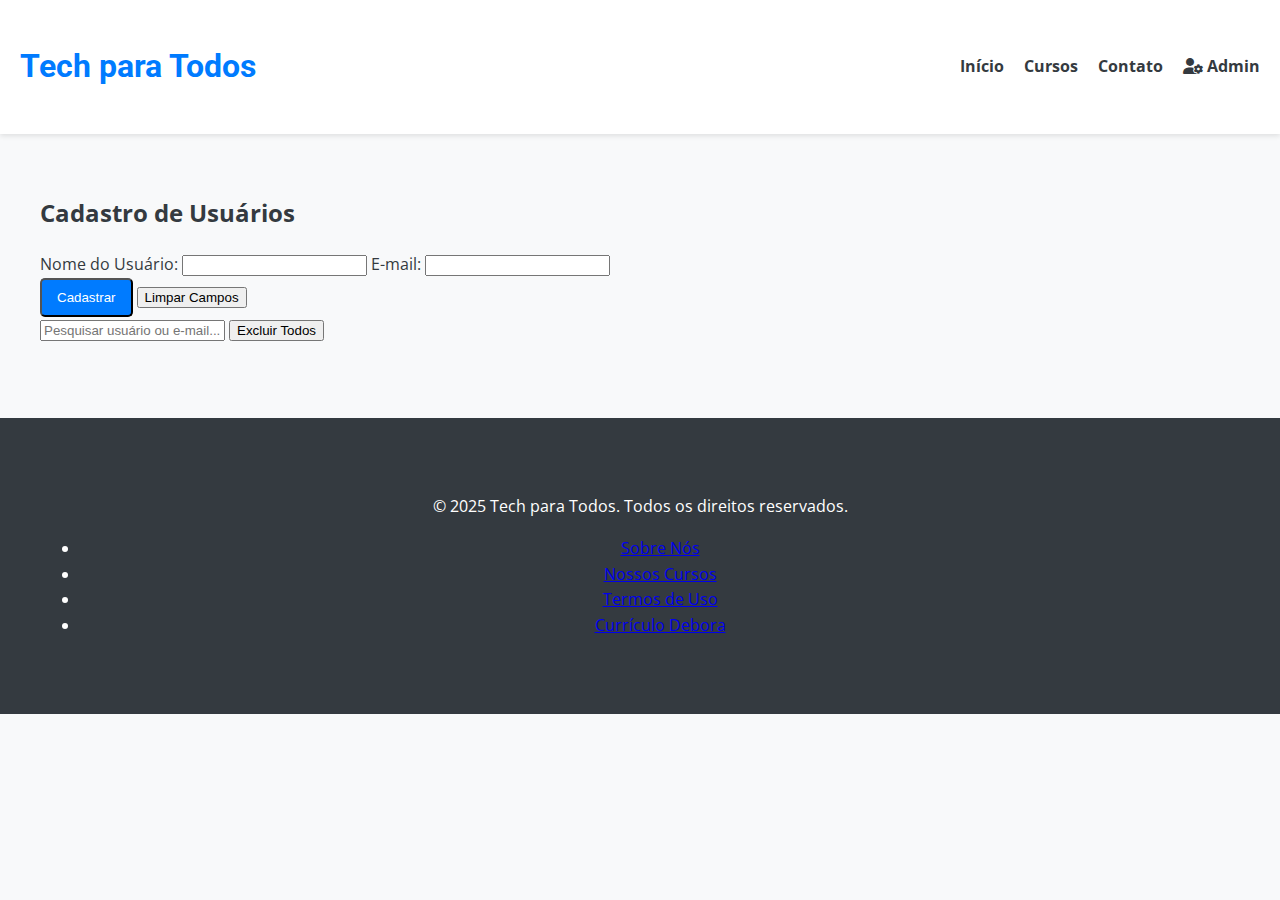
<file: admin.html>
<!DOCTYPE html>
<html lang="pt-br">
<head>
    <meta charset="UTF-8">
    <meta name="viewport" content="width=device-width, initial-scale=1.0">
    <title>Admin - Tech para Todos</title>
    <link rel="stylesheet" href="style.css">
    <link rel="preconnect" href="https://fonts.googleapis.com">
    <link rel="preconnect" href="https://fonts.gstatic.com" crossorigin>
    <link href="https://fonts.googleapis.com/css2?family=Roboto:wght@400;700&family=Open+Sans:wght@400;700&display=swap" rel="stylesheet">
    <link rel="stylesheet" href="https://cdnjs.cloudflare.com/ajax/libs/font-awesome/6.0.0-beta3/css/all.min.css" crossorigin="anonymous" referrerpolicy="no-referrer" />
</head>
<body>
    <header class="main-header">
        <h1 class="logo">Tech para Todos</h1>
        <nav class="main-nav">
            <ul>
                <li><a href="index.html" class="nav-link">Início</a></li>
                <li><a href="pricipal.html#cursos" class="nav-link">Cursos</a></li>
                <li><a href="pricipal.html#contato" class="nav-link">Contato</a></li>
                <li><a href="admin.html" class="nav-link active"><i class="fas fa-user-cog"></i> Admin</a></li>
            </ul>
        </nav>
    </header>
    <main class="container">
        <section class="admin-section">
            <h2>Cadastro de Usuários</h2>
            <form id="userForm" autocomplete="off">
                <label for="nome">Nome do Usuário:</label>
                <input type="text" id="nome" name="nome" required>
                <label for="email">E-mail:</label>
                <input type="email" id="email" name="email" required>
                <div class="admin-btns">
                    <button type="submit" class="botao-destaque">Cadastrar</button>
                    <button type="button" id="limparCampos" class="btn-secondary">Limpar Campos</button>
                </div>
            </form>
            <div class="admin-actions">
                <input type="text" id="pesquisa" placeholder="Pesquisar usuário ou e-mail...">
                <button type="button" id="limparLista" class="btn-secondary">Excluir Todos</button>
            </div>
            <ul id="listaUsuarios" class="lista-usuarios"></ul>
        </section>
    </main>
    <footer class="main-footer">
        <div class="container footer-content">
            <p>&copy; 2025 Tech para Todos. Todos os direitos reservados.</p>
            <nav class="footer-nav">
                <ul>
                    <li><a href="#sobre" class="footer-link">Sobre Nós</a></li>
                    <li><a href="pricipal.html#cursos" class="footer-link">Nossos Cursos</a></li>
                    <li><a href="#" class="footer-link">Termos de Uso</a></li>
                    <li><a href="https://deborabat.github.io/curriculo_debora.html" target="_blank" class="footer-link">Currículo Debora</a></li>
                </ul>
            </nav>
        </div>
    </footer>
    <script src="admin.js"></script>
</body>
</html>
</file>
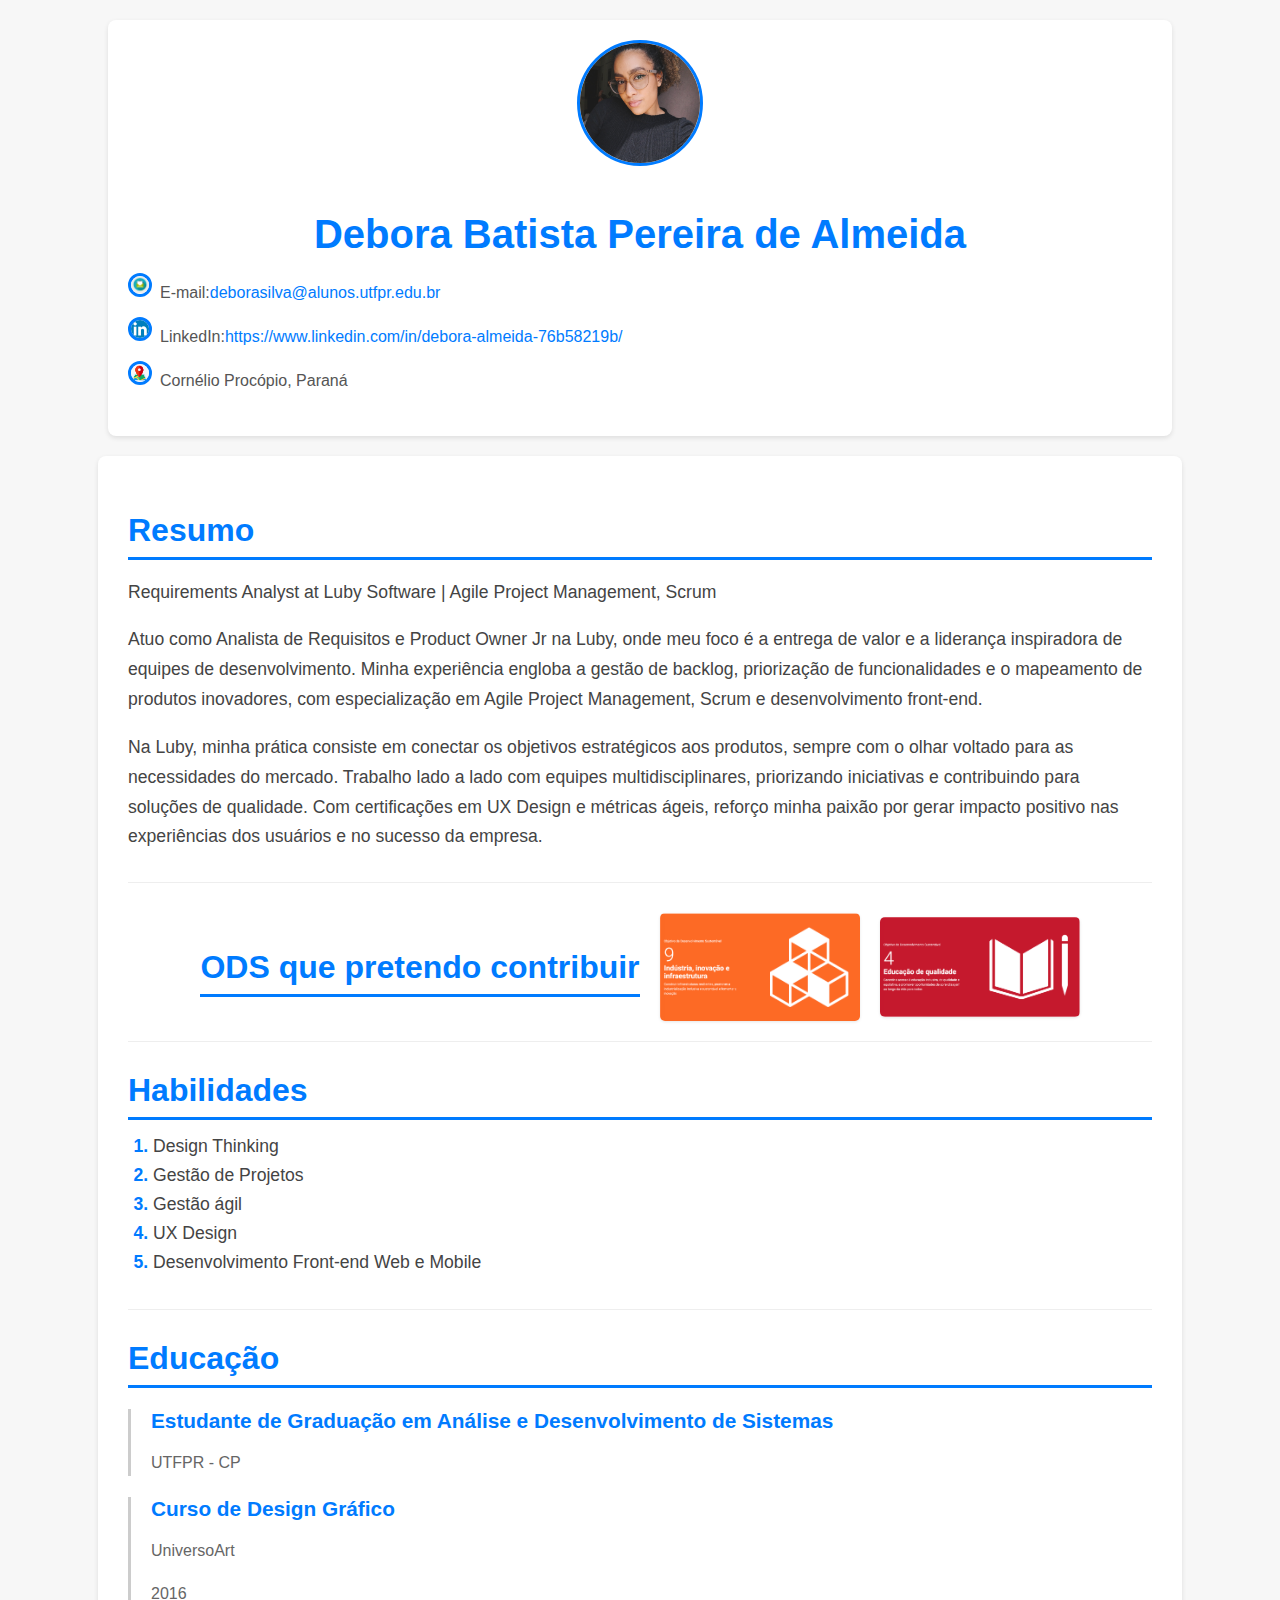
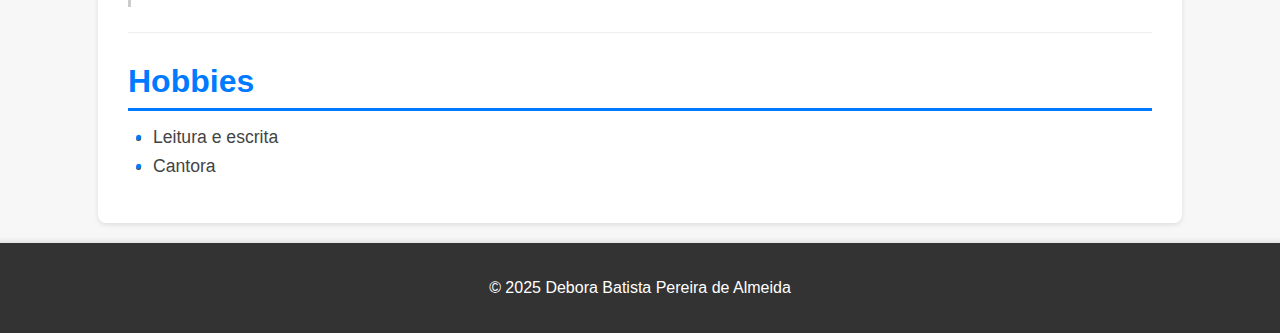
<file: cv.html>
<!DOCTYPE html>
<html lang="pt-br">
<head>
    <meta charset="UTF-8">
    <meta name="viewport" content="width=device-width, initial-scale=1.0">
    <title>Debora Batista Pereira de Almeida</title>
    <style>
        body {
            font-family: 'Segoe UI', Tahoma, Geneva, Verdana, sans-serif;
            background-color: #f7f7f7;
            color: #333;
            margin: 0;
            padding: 0;
            display: flex;
            flex-direction: column;
            align-items: center;
        }

        header {
            background-color: #fff;
            color: #007bff;
            padding: 20px;
            text-align: center;
            box-shadow: 0 2px 5px rgba(0, 0, 0, 0.1);
            width: 80%;
            margin-top: 20px;
            border-radius: 8px;
        }

        header h1 {
            margin-bottom: 10px;
            font-size: 2.5em;
        }

        header img {
            width: 120px;
            height: 120px;
            border-radius: 50%;
            object-fit: cover;
            margin-bottom: 15px;
            border: 3px solid #007bff;
        }

        header p {
            font-size: 1em;
            line-height: 1.6;
            color: #555;
        }

        .info-com-icone {
            display: flex;
            align-items: center;
            margin-bottom: 5px;
        }

        .info-com-icone img {
            margin-right: 8px;
            width: 18px;
            height: 18px;
        }

        main {
            background-color: #fff;
            padding: 30px;
            width: 80%;
            margin-top: 20px;
            border-radius: 8px;
            box-shadow: 0 2px 5px rgba(0, 0, 0, 0.1);
        }

        section {
            margin-bottom: 30px;
            padding-bottom: 20px;
            border-bottom: 1px solid #eee;
        }

        section:last-child {
            border-bottom: none;
            margin-bottom: 0;
            padding-bottom: 0;
        }

        section h2 {
            color: #007bff;
            font-size: 2em;
            margin-bottom: 15px;
            border-bottom: 3px solid #007bff;
            padding-bottom: 8px;
        }

        section p {
            font-size: 1.1em;
            line-height: 1.7;
            color: #444;
            margin-bottom: 10px;
        }

        section ol, section ul {
            padding-left: 25px;
        }

        section li {
            font-size: 1.1em;
            color: #444;
            margin-bottom: 8px;
        }

        section ol li::marker {
            color: #007bff;
            font-weight: bold;
        }

        section ul li::before {
            content: "\2022"; /* Bullet point */
            color: #007bff;
            font-weight: bold;
            display: inline-block;
            width: 1em;
            margin-left: -1em;
        }

        section article {
            margin-top: 15px;
            padding-left: 20px;
            border-left: 3px solid #ccc;
        }

        section article h3 {
            color: #007bff;
            font-size: 1.3em;
            margin-bottom: 5px;
        }

        section article p {
            font-size: 1em;
            color: #666;
            margin-bottom: 5px;
        }

        section.ods-que-pretendo-contribuir {
            display: flex;
            gap: 20px;
            align-items: center;
            justify-content: center;
        }

        section.ods-que-pretendo-contribuir img {
            max-width: 200px;
            border-radius: 5px;
            box-shadow: 0 1px 3px rgba(0, 0, 0, 0.1);
        }

        footer {
            text-align: center;
            padding: 20px;
            margin-top: 20px;
            background-color: #333;
            color: #fff;
            width: 100%;
            box-shadow: 0 -2px 5px rgba(0, 0, 0, 0.1);
        }
    </style>
</head>
<body>
    <header>
        <img src="./img/foto-de-perfil.jpg" alt="Foto de perfil de Debora Almeida">
        <h1>Debora Batista Pereira de Almeida</h1>
        <p>
            <span class="info-com-icone">
                <img src="./img/icone-email.png" alt="Ícone de e-mail">
                E-mail: <a href="mailto:deborasilva@alunos.utfpr.edu.br" style="color: #007bff; text-decoration: none;">deborasilva@alunos.utfpr.edu.br</a><br>
            </span>
            <span class="info-com-icone">
                <img src="./img/icone-linkedin.png" alt="Ícone do LinkedIn">
                LinkedIn: <a href="https://www.linkedin.com/in/debora-almeida-76b58219b/" target="_blank" style="color: #007bff; text-decoration: none;">https://www.linkedin.com/in/debora-almeida-76b58219b/</a><br>
            </span>
            <span class="info-com-icone">
                <img src="./img/icone-localizacao.png" alt="Ícone de localização">
                Cornélio Procópio, Paraná
            </span>
        </p>
    </header>

    <main>
        <section>
            <h2>Resumo</h2>
            <p>Requirements Analyst at Luby Software | Agile Project Management, Scrum</p>
            <p>Atuo como Analista de Requisitos e Product Owner Jr na Luby, onde meu foco é a entrega de valor e a liderança inspiradora de equipes de desenvolvimento. Minha experiência engloba a gestão de backlog, priorização de funcionalidades e o mapeamento de produtos inovadores, com especialização em Agile Project Management, Scrum e desenvolvimento front-end.</p>
            <p>Na Luby, minha prática consiste em conectar os objetivos estratégicos aos produtos, sempre com o olhar voltado para as necessidades do mercado. Trabalho lado a lado com equipes multidisciplinares, priorizando iniciativas e contribuindo para soluções de qualidade. Com certificações em UX Design e métricas ágeis, reforço minha paixão por gerar impacto positivo nas experiências dos usuários e no sucesso da empresa.</p>
        </section>

        <section class="ods-que-pretendo-contribuir">
            <h2>ODS que pretendo contribuir</h2>
            <img src="./img/ods_01.png" alt="ODS 4 - Educação de Qualidade">
            <img src="./img/ods_02.png" alt="ODS 8 - Trabalho Decente e Crescimento Econômico">
        </section>

        <section>
            <h2>Habilidades</h2>
            <ol>
                <li>Design Thinking</li>
                <li>Gestão de Projetos</li>
                <li>Gestão ágil</li>
                <li>UX Design</li>
                <li>Desenvolvimento Front-end Web e Mobile</li>
            </ol>
        </section>

        <section>
            <h2>Educação</h2>
            <article>
                <h3>Estudante de Graduação em Análise e Desenvolvimento de Sistemas</h3>
                <p>UTFPR - CP</p>
            </article>
            <article>
                <h3>Curso de Design Gráfico</h3>
                <p>UniversoArt</p>
                <p>2016</p>
            </article>
        </section>

        <section>
            <h2>Hobbies</h2>
            <ul>
                <li>Leitura e escrita</li>
                <li>Cantora</li>
            </ul>
        </section>
    </main>

    <footer>
        <p>&copy; 2025 Debora Batista Pereira de Almeida</p>
    </footer>
</body>
</html>
</file>
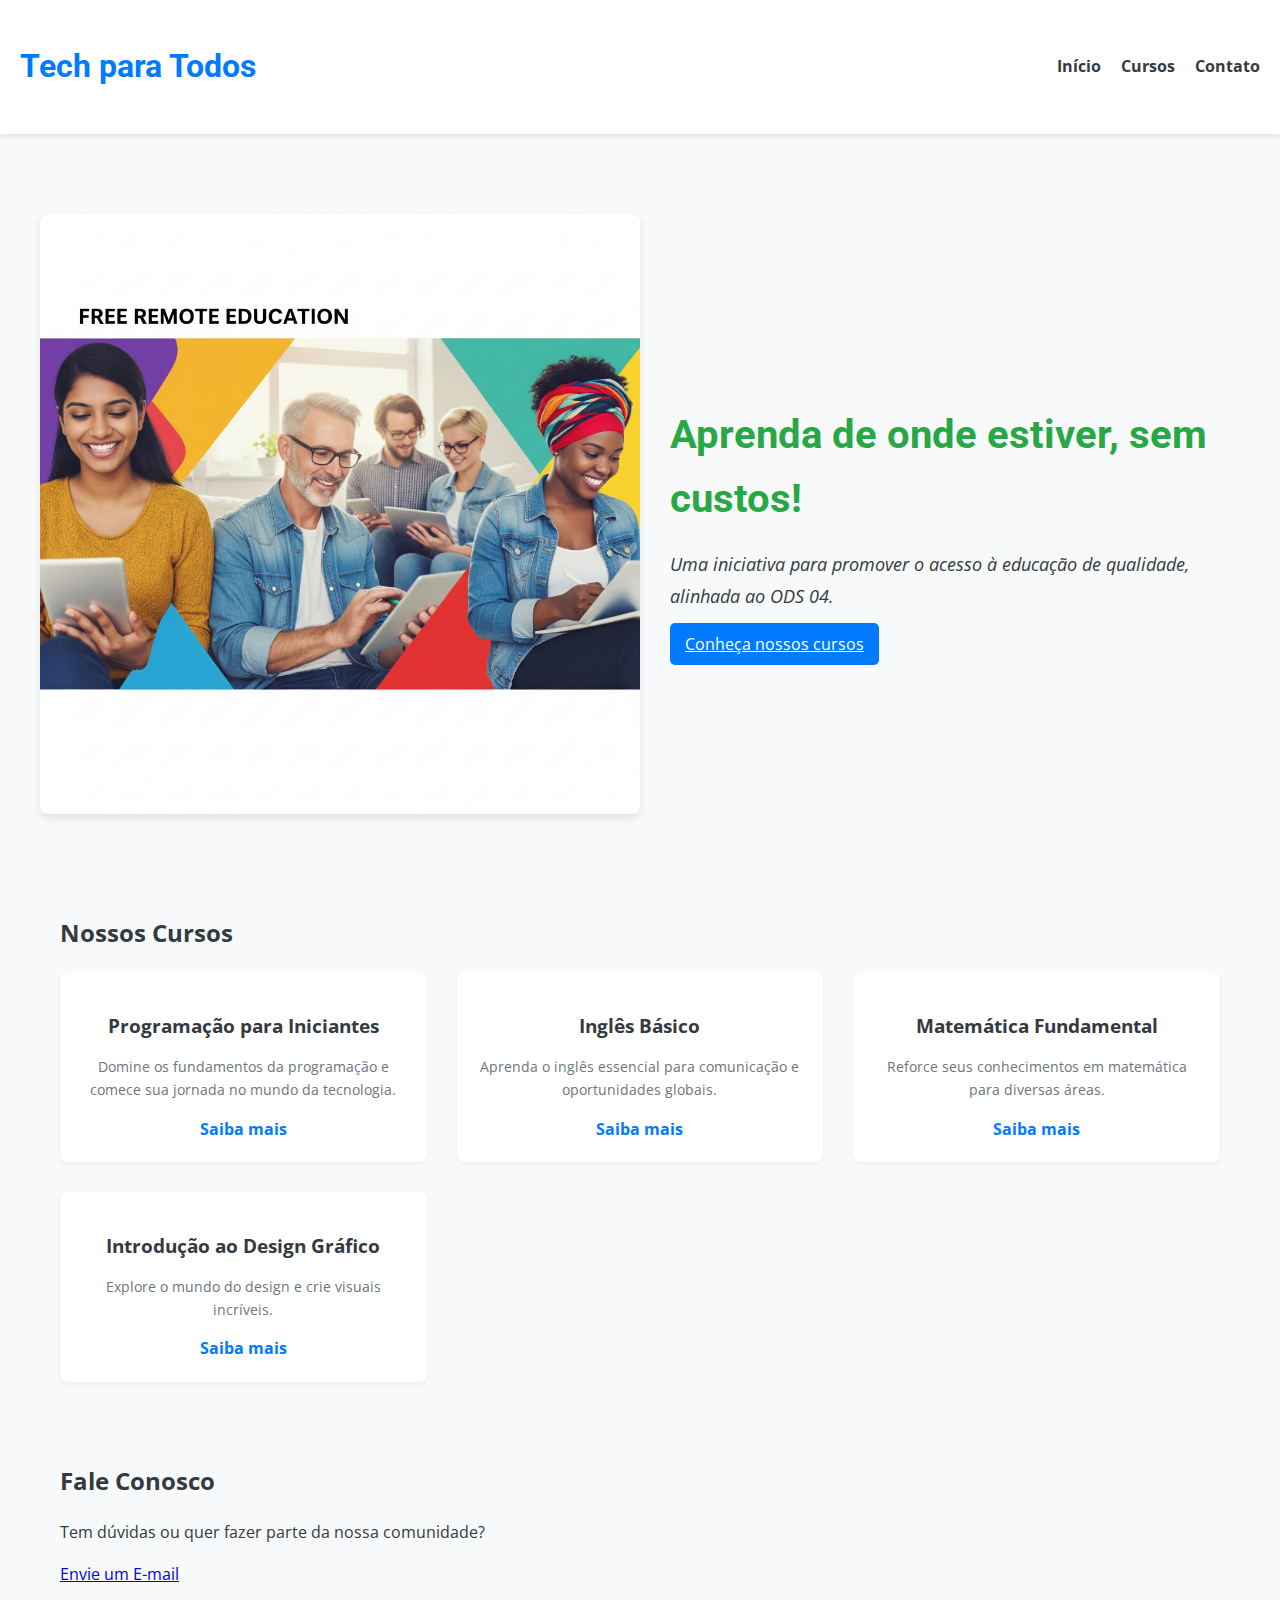
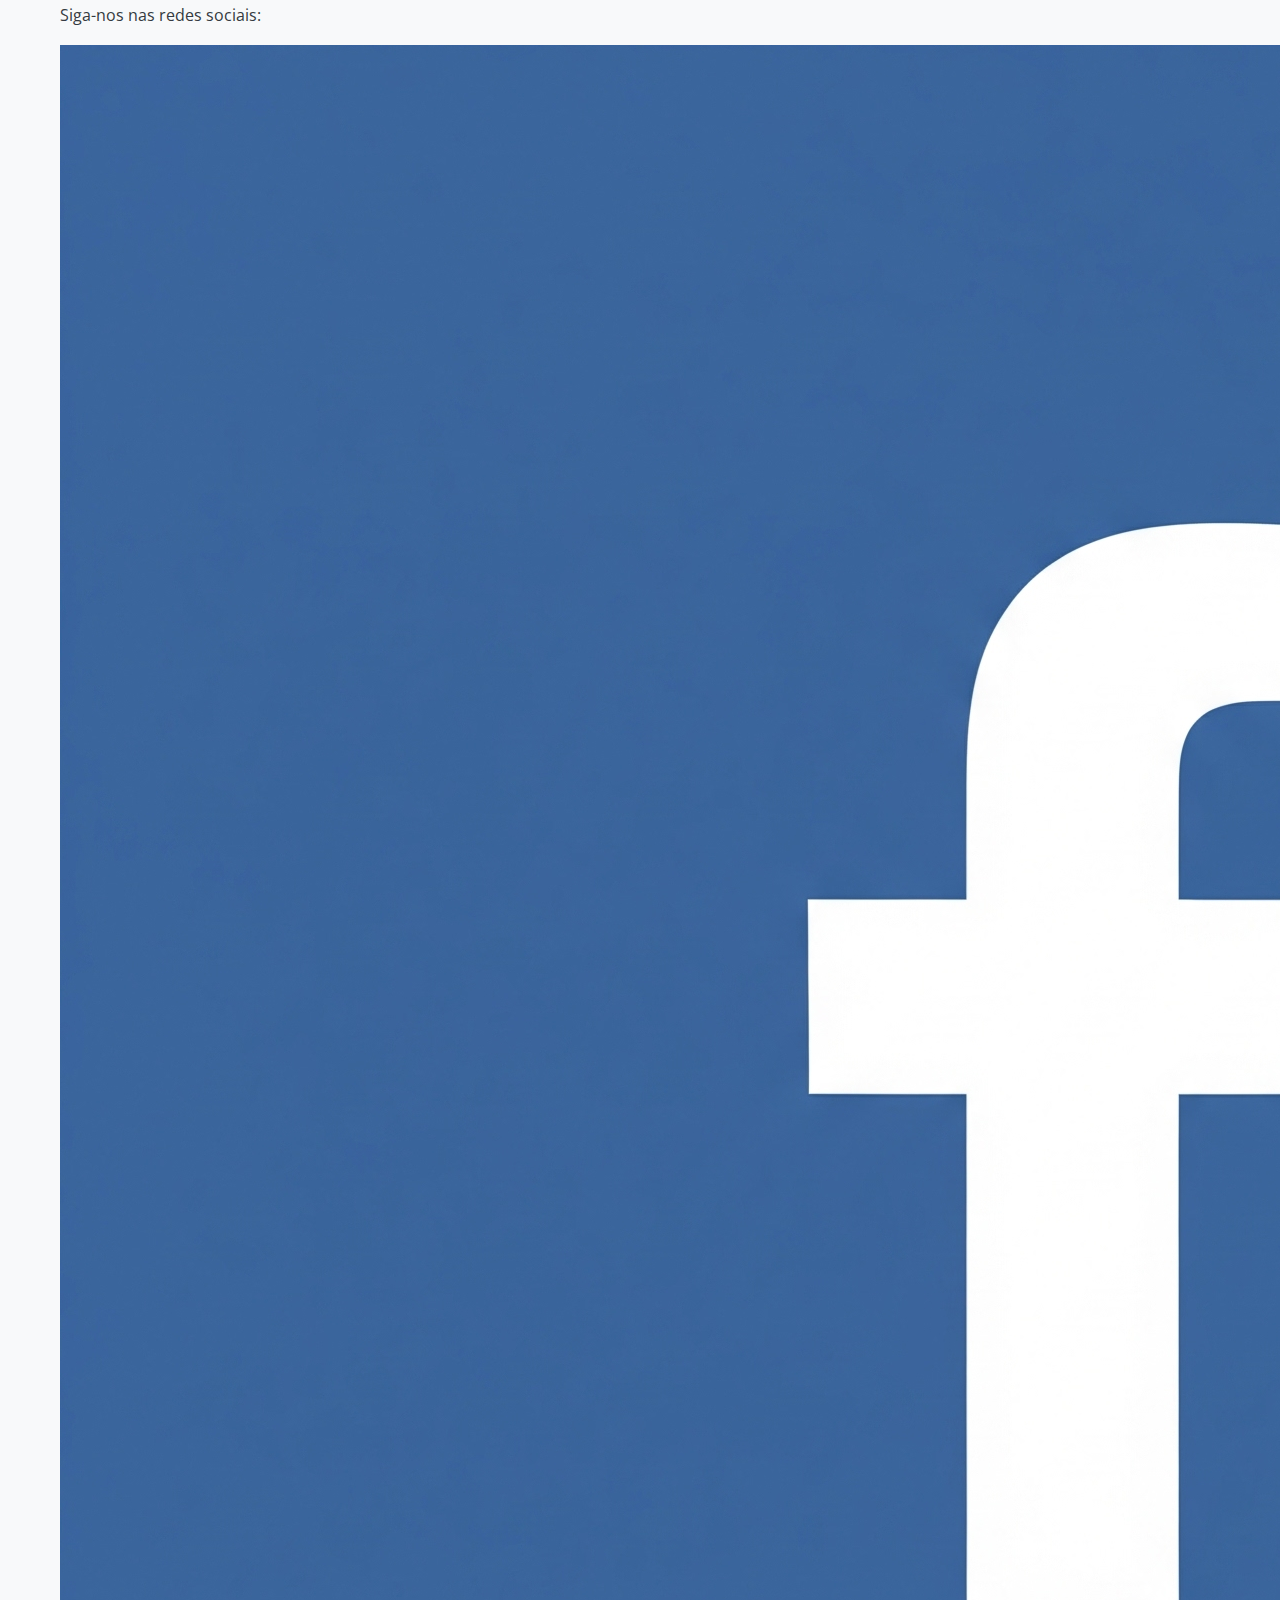
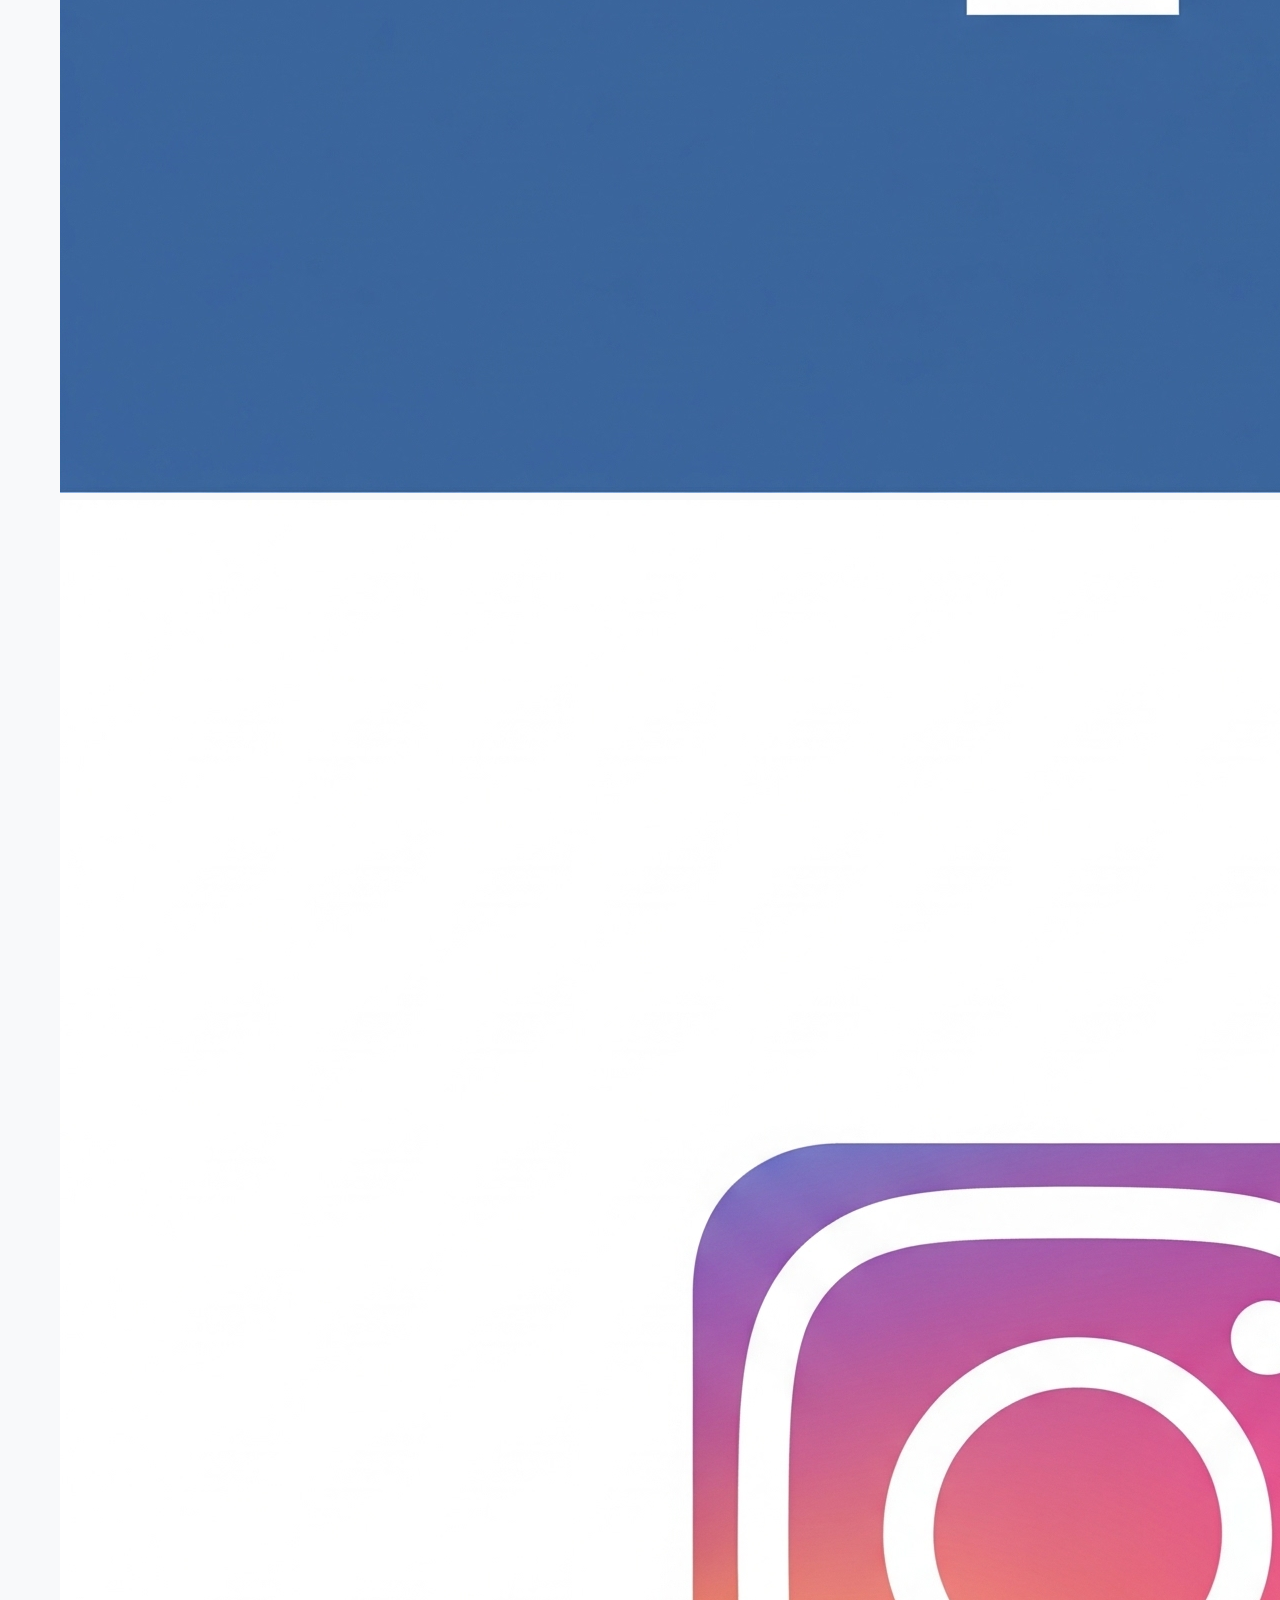
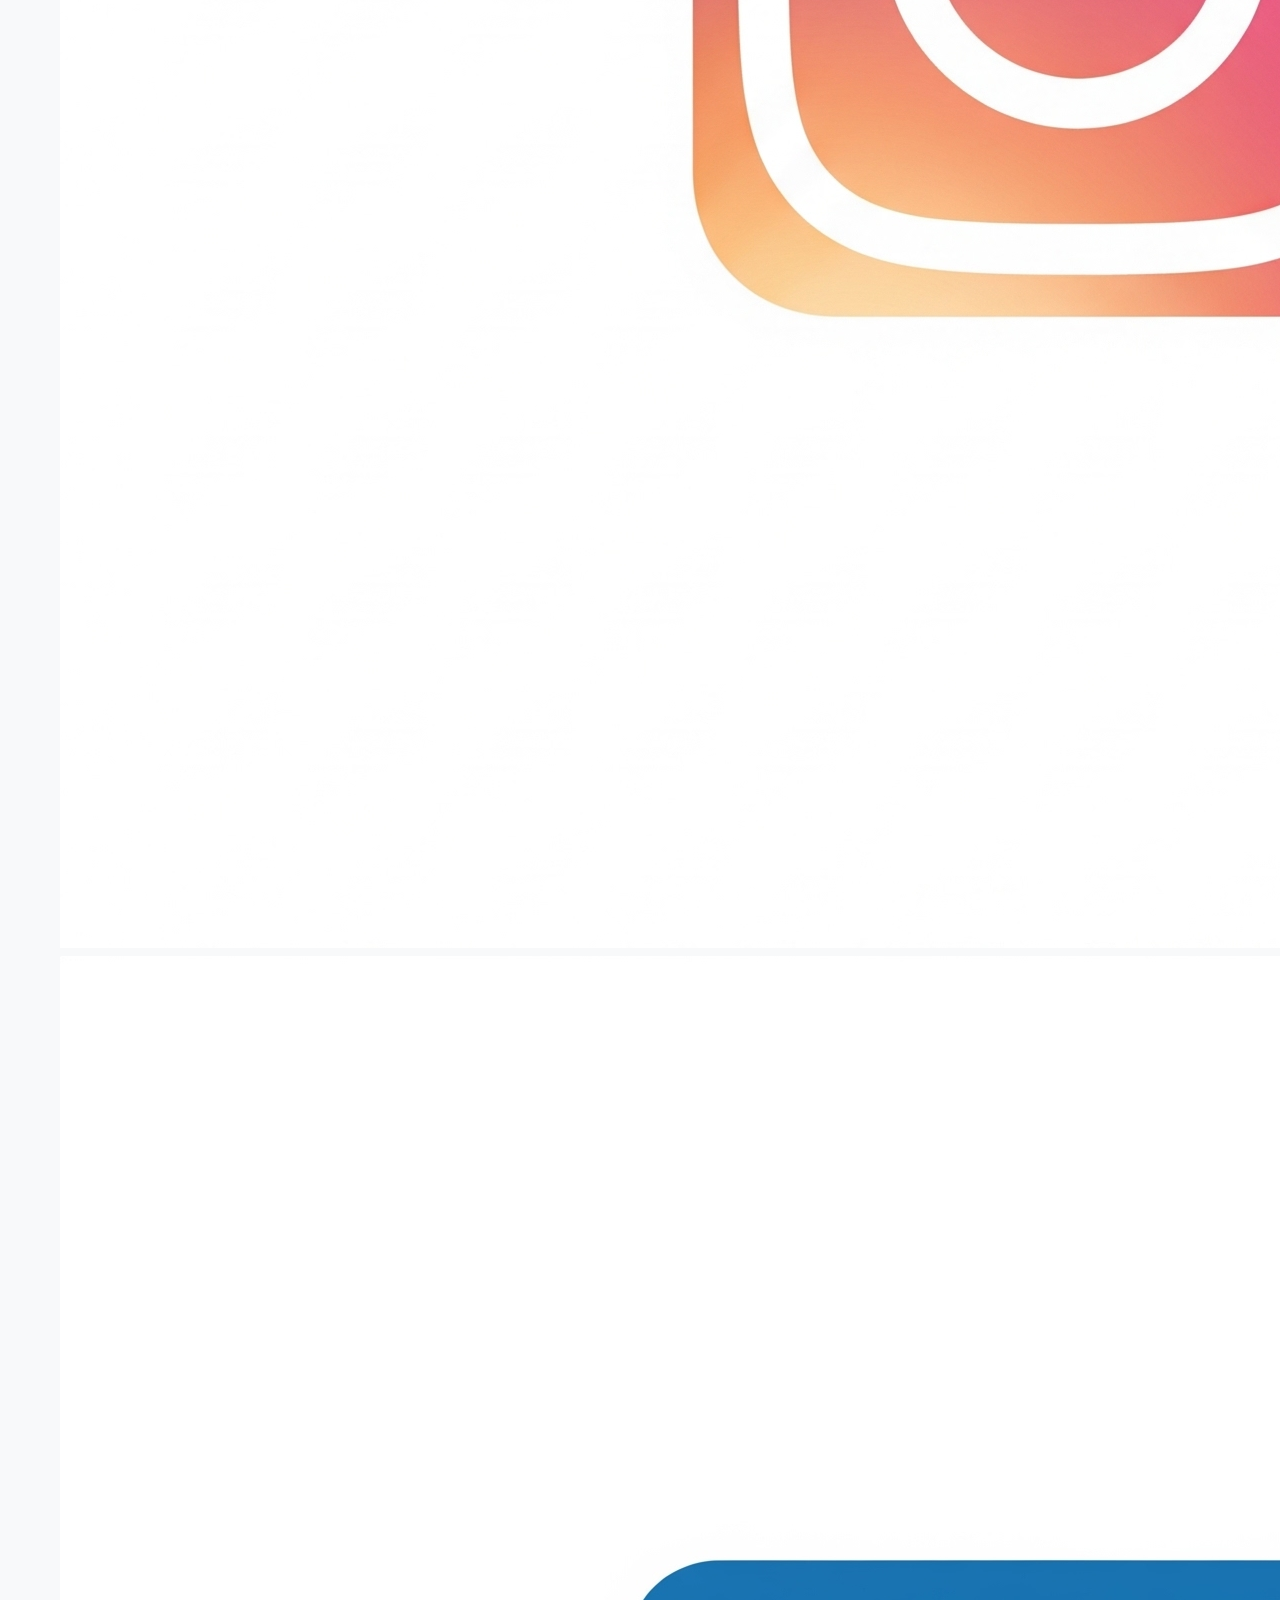
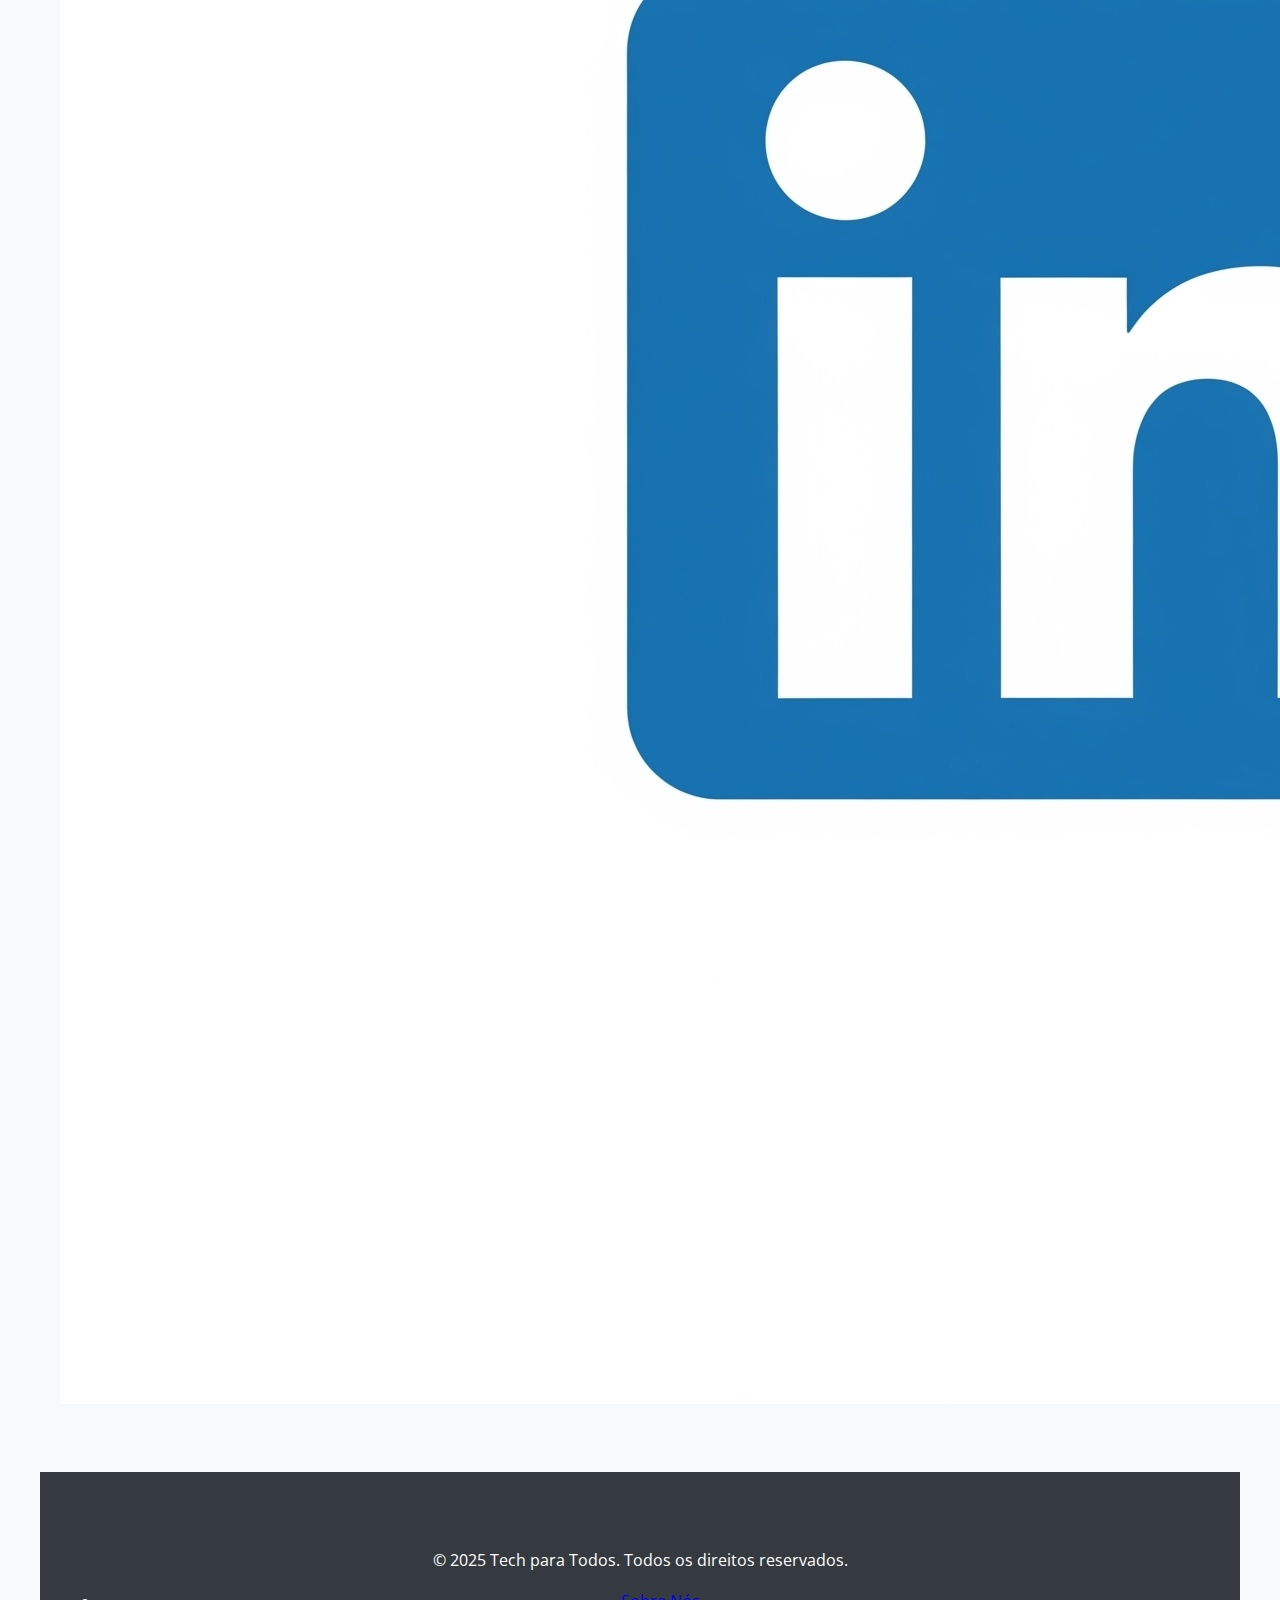
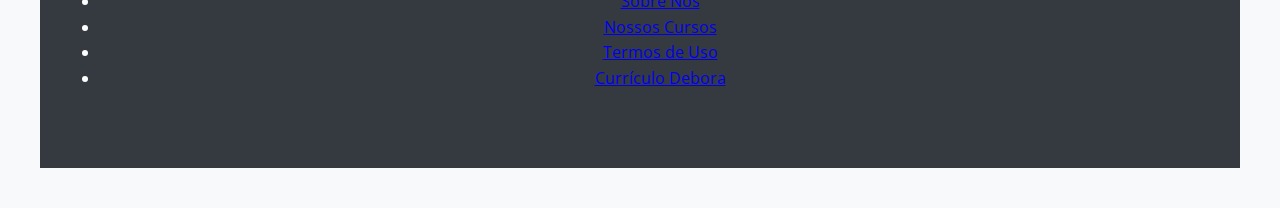
<file: pricipal.html>
<!DOCTYPE html>
<html lang="pt-br">
<head>
    <meta charset="UTF-8">
    <meta name="viewport" content="width=device-width, initial-scale=1.0">
    <title>Ensino Remoto Gratuito</title>
    <link rel="stylesheet" href="style.css">
    <link rel="preconnect" href="https://fonts.googleapis.com">
    <link rel="preconnect" href="https://fonts.gstatic.com" crossorigin>
    <link href="https://fonts.googleapis.com/css2?family=Roboto:wght@400;700&family=Open+Sans:wght@400;700&display=swap" rel="stylesheet">
    <link rel="stylesheet" href="https://cdnjs.cloudflare.com/ajax/libs/font-awesome/6.0.0-beta3/css/all.min.css" integrity="sha512-Fo3rlrZj/k7ujTnHg4CGR2D7kSs0v4LLanw2qksYuRlEzO+tcaEPQogQ0KaoGN26/zrn20ImR1DfuLWnOo7aBA==" crossorigin="anonymous" referrerpolicy="no-referrer" />
</head>
<body>
  <header class="main-header">
        <h1 class="logo">Tech para Todos</h1>
        <nav class="main-nav">
          <ul>
            <li><a href="index.html" class="nav-link">Início</a></li>
            <li><a href="#cursos" class="nav-link">Cursos</a></li>
            <li><a href="#contato" class="nav-link">Contato</a></li>
          </ul>
        </nav>
    </header>

    <main class="container">
        <section id="banner-principal">
            <img src="./img/banner_educaca.png" alt="Banner sobre ensino remoto gratuito" class="banner-img">
            <div class="texto-banner">
                <h2>Aprenda de onde estiver, sem custos!</h2>
                <p>Uma iniciativa para promover o acesso à educação de qualidade, alinhada ao ODS 04.</p>
                <a href="#cursos" class="botao-destaque">Conheça nossos cursos</a>
            </div>
        </section>

        <section id="cursos" class="courses-section container">
            <h2>Nossos Cursos</h2>
            <div class="lista-cursos">
                <div class="card-curso">
                    <i class="fas fa-code fa-3x icone-secao"></i>
                    <h3>Programação para Iniciantes</h3>
                    <p><span>Domine os fundamentos da programação e comece sua jornada no mundo da tecnologia.</span></p>
                    <a href="#" class="link-curso">Saiba mais</a>
                </div>
                <div class="card-curso">
                    <i class="fas fa-language fa-3x icone-secao"></i>
                    <h3>Inglês Básico</h3>
                    <p><span>Aprenda o inglês essencial para comunicação e oportunidades globais.</span></p>
                    <a href="#" class="link-curso">Saiba mais</a>
                </div>
                <div class="card-curso">
                    <i class="fas fa-chalkboard-teacher fa-3x icone-secao"></i>
                    <h3>Matemática Fundamental</h3>
                    <p><span>Reforce seus conhecimentos em matemática para diversas áreas.</span></p>
                    <a href="#" class="link-curso">Saiba mais</a>
                </div>
                <div class="card-curso">
                    <i class="fas fa-paint-brush fa-3x icone-secao"></i>
                    <h3>Introdução ao Design Gráfico</h3>
                    <p><span>Explore o mundo do design e crie visuais incríveis.</span></p>
                    <a href="#" class="link-curso">Saiba mais</a>
                </div>
            </div>
        </section>

        <section id="contato" class="contact-section">
          <div class="container">
              <h2 class="section-title">Fale Conosco</h2>
              <p>Tem dúvidas ou quer fazer parte da nossa comunidade?</p>
              <a href="mailto:contato@techparatodos.org" class="btn-primary">Envie um E-mail</a>
              <p>Siga-nos nas redes sociais:</p>
              <div class="social-links">
                  <a href="#" target="_blank"><img src="./img/facebook_icon.png" alt="Facebook" class="social-icon"></a>
                  <a href="#" target="_blank"><img src="./img/instagram_icon.png" alt="Instagram" class="social-icon"></a>
                  <a href="#" target="_blank"><img src="./img/linkedin_icon.png" alt="LinkedIn" class="social-icon"></a>
              </div>
          </div>
      </section>
        <footer class="main-footer">
          <div class="container footer-content">
              <p>&copy; 2025 Tech para Todos. Todos os direitos reservados.</p>
              <nav class="footer-nav">
                  <ul>
                      <li><a href="#sobre" class="footer-link">Sobre Nós</a></li>
                      <li><a href="#cursos" class="footer-link">Nossos Cursos</a></li>
                      <li><a href="#" class="footer-link">Termos de Uso</a></li>
                      <li><a href="https://deborabat.github.io/curriculo_debora.html" target="_blank" class="footer-link">Currículo Debora</a></li>
                  </ul>
              </nav>
          </div>
      </footer>
</body>
</html>
</file>
<file: style.css>
/* Estilos Gerais */
body {
  font-family: 'Open Sans', sans-serif; /* Fonte 1 */
  background-color: #f8f9fa; /* Cor de fundo */
  color: #343a40; /* Cor da fonte principal */
  margin: 0;
  padding: 0;
  line-height: 1.6;
}

.container {
  max-width: 1200px;
  margin: 20px auto;
  padding: 20px;
}

/* Estilos do Cabeçalho */
header {
  background-color: #fff;
  color: #007bff; /* Cor 1 */
  padding: 20px 0;
  display: flex;
  justify-content: space-between;
  align-items: center;
  box-shadow: 0 2px 5px rgba(0, 0, 0, 0.1);
}

header .logo {
  font-size: 2em;
  font-weight: bold;
  font-family: 'Roboto', sans-serif; /* Fonte 2 */
  margin-left: 20px;
}

header nav ul {
  list-style: none;
  padding: 0;
  margin: 0;
  display: flex;
  margin-right: 20px;
}

header nav ul li {
  margin-left: 20px;
}

header nav ul li a {
  text-decoration: none;
  color: #343a40;
  font-weight: bold;
  transition: color 0.3s ease;
}

header nav ul li a:hover {
  color: #007bff; /* Altera a cor do link ao passar o mouse */
  text-decoration: underline dotted #343a40; /* Decoração de texto 1 e 2 */
}

.botao-destaque {
  background-color: #007bff; /* Cor 2 */
  color: #fff !important;
  padding: 10px 15px;
  border-radius: 5px;
}

.botao-destaque:hover {
  background-color: #0056b3;
  text-decoration: none !important;
}

/* Estilos da Seção Principal (Banner) */
#banner-principal {
  display: flex;
  align-items: center;
  padding: 40px 0;
}

.banner-img {
  max-width: 50%;
  height: auto;
  border-radius: 8px;
  box-shadow: 0 4px 8px rgba(0, 0, 0, 0.1);
}

.texto-banner {
  margin-left: 30px;
}

.texto-banner h2 {
  font-size: 2.5em;
  color: #28a745; /* Cor 3 */
  margin-bottom: 10px;
  font-family: 'Roboto', sans-serif;
}

.texto-banner p {
  font-size: 1.1em;
  line-height: 1.8;
  margin-bottom: 20px;
  font-style: italic; /* Estilo da fonte */
}

/* Estilos das Seções de Conteúdo */
.secao-conteudo {
  padding: 40px 0;
  border-top: 1px solid #eee;
}

.secao-conteudo h2 {
  font-size: 2em;
  color: #007bff;
  margin-bottom: 20px;
  text-align: center;
  font-family: 'Roboto', sans-serif;
  text-decoration: overline; /* Decoração de texto 3 */
}

.lista-cursos {
  display: grid;
  grid-template-columns: repeat(auto-fit, minmax(300px, 1fr));
  gap: 30px;
  margin-top: 20px;
}

.card-curso {
  background-color: #fff;
  padding: 20px;
  border-radius: 8px;
  box-shadow: 0 2px 4px rgba(0, 0, 0, 0.05);
  text-align: center;
}

.icone-secao {
  color: #007bff;
  margin-bottom: 15px;
}

.card-curso h3 {
  color: #343a40;
  margin-bottom: 10px;
}

.card-curso p {
  color: #6c757d;
  margin-bottom: 15px;
  font-size: 0.9em;
}

.card-curso .link-curso {
  text-decoration: none;
  color: #007bff;
  font-weight: bold;
  transition: color 0.3s ease;
}

.card-curso .link-curso:hover {
  color: #0056b3;
  text-decoration: underline;
}

.imagem-curso, .imagem-sobre {
  max-width: 100%;
  height: auto;
  border-radius: 5px;
  margin-top: 15px;
}

#sobre p span {
  font-weight: bold;
  color: #28a745;
}

#contato ul {
  list-style: none;
  padding: 0;
  text-align: center;
}

#contato ul li {
  margin-bottom: 10px;
}

#contato ul li i {
  margin-right: 10px;
  color: #007bff;
}

#contato ul li a {
  text-decoration: none;
  color: #343a40;
  transition: color 0.3s ease;
}

#contato ul li a:hover {
  color: #007bff;
  text-decoration: underline;
}

/* Estilos do Rodapé */
footer {
  background-color: #343a40;
  color: #fff;
  text-align: center;
  padding: 20px 0;
  margin-top: 40px;
}

/* Estilos da Página de Login e Cadastro */
#cadastro, #login {
  background-color: #fff;
  padding: 30px;
  border-radius: 8px;
  box-shadow: 0 2px 4px rgba(0, 0, 0, 0.1);
  margin-bottom: 20px;
  width: 400px;
}

#cadastro h2, #login h2 {
  color: #007bff;
  text-align: center;
  margin-bottom: 20px;
  font-family: 'Roboto', sans-serif;
  text-decoration: none;
}

#cadastro div, #login div {
  margin-bottom: 15px;
}

#cadastro label, #login label {
  display: block;
  margin-bottom: 5px;
  font-weight: bold;
  color: #343a40;
}

#cadastro input[type="text"],
#cadastro input[type="email"],
#cadastro input[type="password"],
#cadastro input[type="date"],
#login input[type="email"],
#login input[type="password"] {
  width: calc(100% - 12px);
  padding: 8px;
  border: 1px solid #ced4da;
  border-radius: 4px;
  box-sizing: border-box;
  font-size: 16px;
}

.botao-enviar {
  background-color: #28a745;
  color: #fff;
  padding: 10px 15px;
  border: none;
  border-radius: 5
}
</file>
